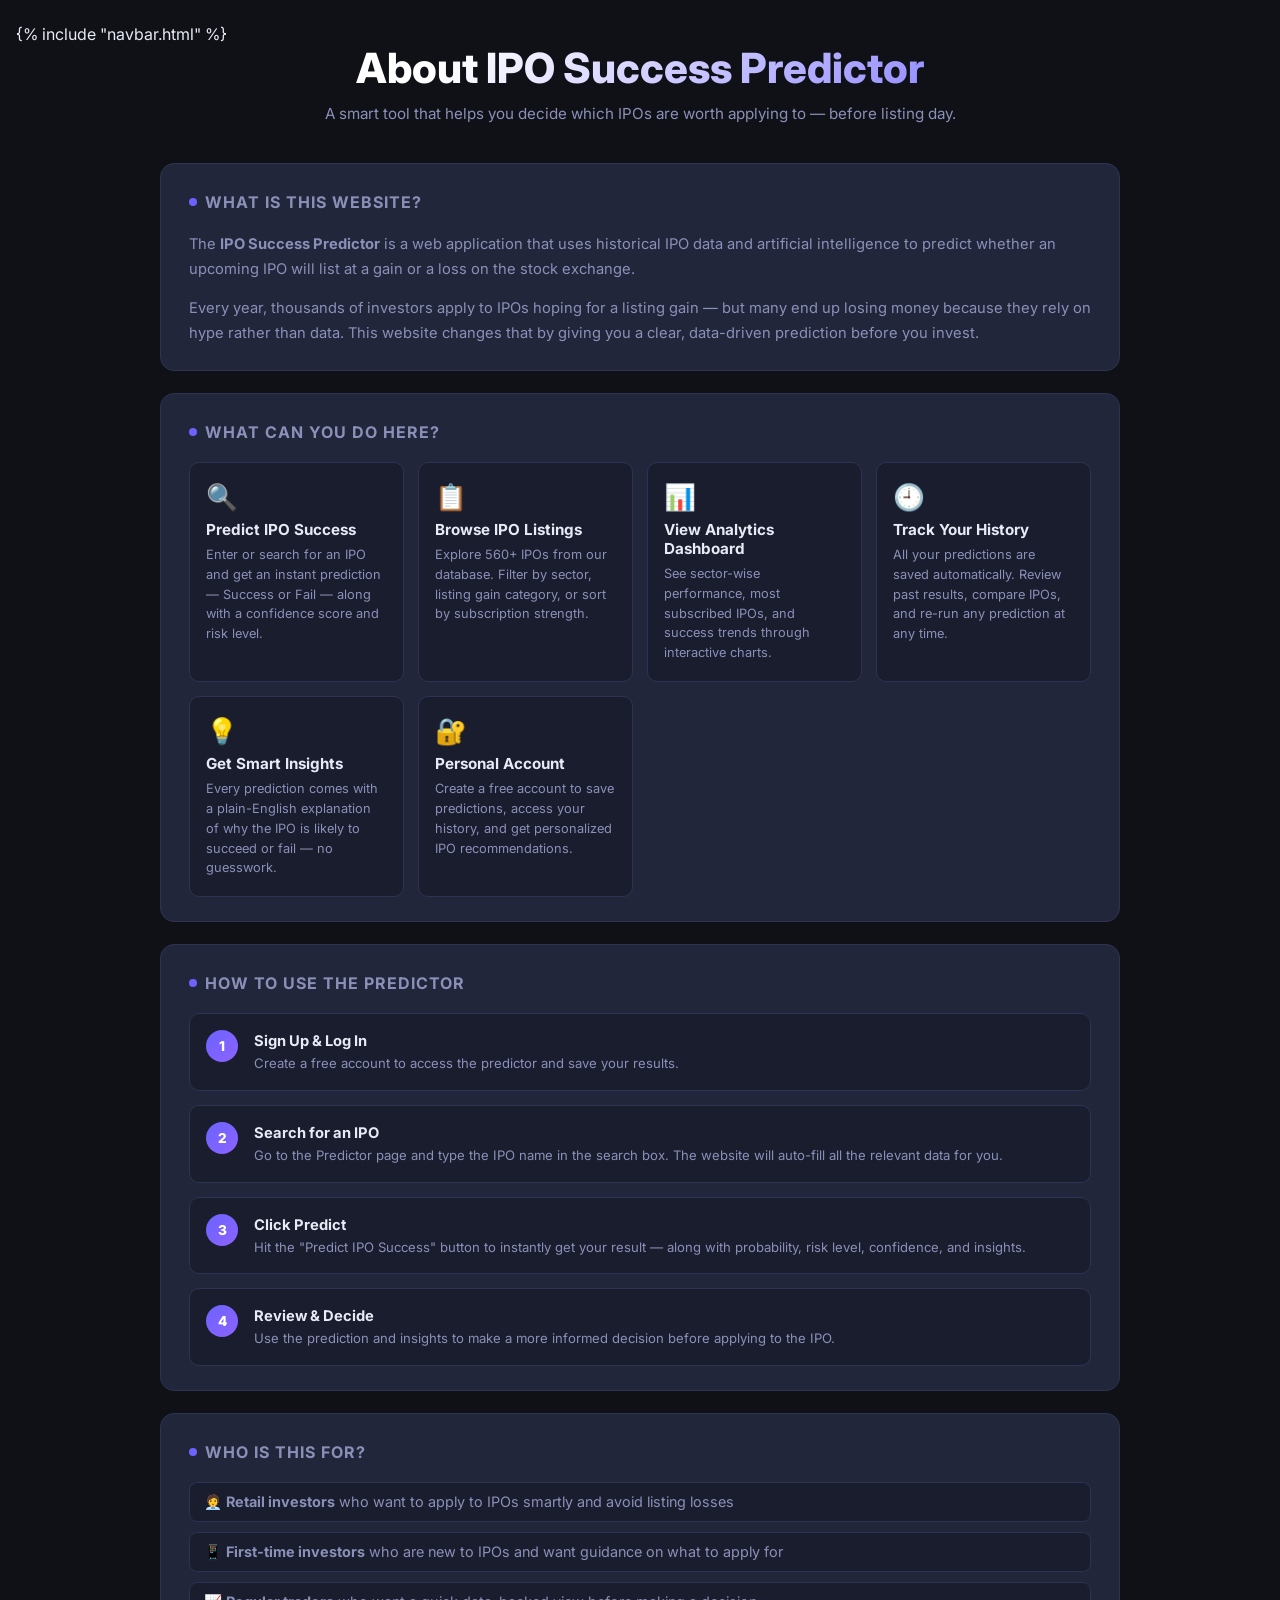
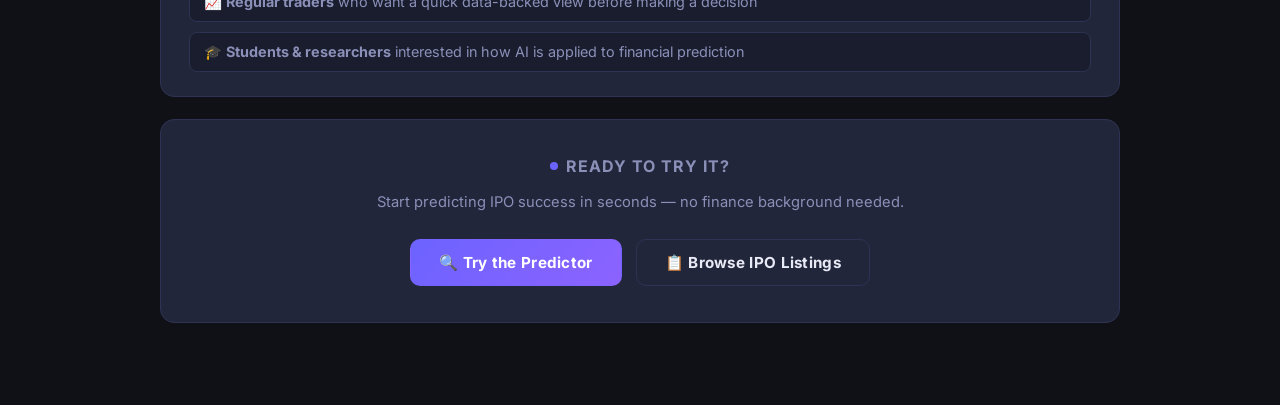
<file: templates/about.html>
<!DOCTYPE html>
<html lang="en">

<head>
  <meta charset="UTF-8" />
  <meta name="viewport" content="width=device-width,initial-scale=1.0" />
  <title>About – IPO Success Predictor</title>
  <meta name="description"
    content="Learn about the IPO Success Predictor — what it is, what it does, and how you can use it to make smarter investment decisions." />
  <link rel="preconnect" href="https://fonts.googleapis.com" />
  <link href="https://fonts.googleapis.com/css2?family=Inter:wght@400;600;700;800&display=swap" rel="stylesheet" />
  <link rel="stylesheet" href="/static/style.css" />
</head>

<body>

  {% include "navbar.html" %}

  <div class="container">
    <header>
      <h1>About IPO Success Predictor</h1>
      <p>A smart tool that helps you decide which IPOs are worth applying to — before listing day.</p>
    </header>

    <!-- What is this website -->
    <div class="card">
      <h2><span class="dot"></span>What is This Website?</h2>
      <p class="info-text">
        The <strong>IPO Success Predictor</strong> is a web application that uses historical IPO data and
        artificial intelligence to predict whether an upcoming IPO will list at a gain or a loss on the
        stock exchange.
      </p>
      <p class="info-text" style="margin-top:14px;">
        Every year, thousands of investors apply to IPOs hoping for a listing gain — but many end up
        losing money because they rely on hype rather than data. This website changes that by giving you
        a clear, data-driven prediction before you invest.
      </p>
    </div>

    <!-- What can you do -->
    <div class="card">
      <h2><span class="dot"></span>What Can You Do Here?</h2>
      <div class="info-grid">
        <div class="info-box">
          <div class="info-icon">🔍</div>
          <h3>Predict IPO Success</h3>
          <p>Enter or search for an IPO and get an instant prediction — Success or Fail — along with a confidence score
            and risk level.</p>
        </div>
        <div class="info-box">
          <div class="info-icon">📋</div>
          <h3>Browse IPO Listings</h3>
          <p>Explore 560+ IPOs from our database. Filter by sector, listing gain category, or sort by subscription
            strength.</p>
        </div>
        <div class="info-box">
          <div class="info-icon">📊</div>
          <h3>View Analytics Dashboard</h3>
          <p>See sector-wise performance, most subscribed IPOs, and success trends through interactive charts.</p>
        </div>
        <div class="info-box">
          <div class="info-icon">🕘</div>
          <h3>Track Your History</h3>
          <p>All your predictions are saved automatically. Review past results, compare IPOs, and re-run any prediction
            at any time.</p>
        </div>
        <div class="info-box">
          <div class="info-icon">💡</div>
          <h3>Get Smart Insights</h3>
          <p>Every prediction comes with a plain-English explanation of why the IPO is likely to succeed or fail — no
            guesswork.</p>
        </div>
        <div class="info-box">
          <div class="info-icon">🔐</div>
          <h3>Personal Account</h3>
          <p>Create a free account to save predictions, access your history, and get personalized IPO recommendations.
          </p>
        </div>
      </div>
    </div>

    <!-- How to use -->
    <div class="card">
      <h2><span class="dot"></span>How to Use the Predictor</h2>
      <div class="steps">
        <div class="step">
          <span class="step-num">1</span>
          <div>
            <strong>Sign Up &amp; Log In</strong>
            <p>Create a free account to access the predictor and save your results.</p>
          </div>
        </div>
        <div class="step">
          <span class="step-num">2</span>
          <div>
            <strong>Search for an IPO</strong>
            <p>Go to the Predictor page and type the IPO name in the search box. The website will auto-fill all the
              relevant data for you.</p>
          </div>
        </div>
        <div class="step">
          <span class="step-num">3</span>
          <div>
            <strong>Click Predict</strong>
            <p>Hit the "Predict IPO Success" button to instantly get your result — along with probability, risk level,
              confidence, and insights.</p>
          </div>
        </div>
        <div class="step">
          <span class="step-num">4</span>
          <div>
            <strong>Review &amp; Decide</strong>
            <p>Use the prediction and insights to make a more informed decision before applying to the IPO.</p>
          </div>
        </div>
      </div>
    </div>

    <!-- Who is this for -->
    <div class="card">
      <h2><span class="dot"></span>Who is This For?</h2>
      <ul class="info-list">
        <li>🧑‍💼 <strong>Retail investors</strong> who want to apply to IPOs smartly and avoid listing losses</li>
        <li>📱 <strong>First-time investors</strong> who are new to IPOs and want guidance on what to apply for</li>
        <li>📈 <strong>Regular traders</strong> who want a quick data-backed view before making a decision</li>
        <li>🎓 <strong>Students &amp; researchers</strong> interested in how AI is applied to financial prediction</li>
      </ul>
    </div>

    <!-- CTA -->
    <div class="card" style="text-align:center; padding:36px 28px;">
      <h2 style="justify-content:center; margin-bottom:14px;"><span class="dot"></span>Ready to Try It?</h2>
      <p class="info-text" style="margin-bottom:24px;">Start predicting IPO success in seconds — no finance background
        needed.</p>
      <div style="display:flex; gap:14px; justify-content:center; flex-wrap:wrap;">
        <a href="/predictor" class="hero-btn hero-btn-primary">🔍 Try the Predictor</a>
        <a href="/listings" class="hero-btn hero-btn-secondary">📋 Browse IPO Listings</a>
      </div>
    </div>

  </div>

  <script src="/static/script.js"></script>
</body>

</html>
</file>
<file: static/style.css>
/* ── Reset & Base ── */
*, *::before, *::after { box-sizing: border-box; margin: 0; padding: 0; }

:root {
  --bg:       #0f1117;
  --surface:  #1a1d2e;
  --card:     #22263a;
  --border:   #2e3354;
  --accent:   #6c63ff;
  --accent2:  #00d4aa;
  --danger:   #ff4d6d;
  --warning:  #ffb400;
  --text:     #e8eaf6;
  --muted:    #8b90b8;
  --radius:   14px;
}

body {
  background: var(--bg);
  color: var(--text);
  font-family: 'Inter', 'Segoe UI', sans-serif;
  min-height: 100vh;
  padding: 24px 16px 60px;
}

/* ── Layout ── */
.container {
  max-width: 960px;
  margin: 0 auto;
}

header {
  text-align: center;
  margin-bottom: 40px;
}

header .badge {
  display: inline-block;
  background: rgba(108,99,255,.18);
  color: var(--accent);
  font-size: .75rem;
  font-weight: 700;
  letter-spacing: 1.5px;
  text-transform: uppercase;
  padding: 4px 14px;
  border-radius: 20px;
  margin-bottom: 14px;
  border: 1px solid rgba(108,99,255,.35);
}

header h1 {
  font-size: clamp(1.6rem, 4vw, 2.6rem);
  font-weight: 800;
  background: linear-gradient(135deg, #fff 30%, var(--accent));
  -webkit-background-clip: text;
  -webkit-text-fill-color: transparent;
  line-height: 1.2;
}

header p {
  color: var(--muted);
  margin-top: 10px;
  font-size: .95rem;
}

/* ── Cards ── */
.card {
  background: var(--card);
  border: 1px solid var(--border);
  border-radius: var(--radius);
  padding: 28px 28px 24px;
  margin-bottom: 22px;
}

.card h2 {
  font-size: 1rem;
  font-weight: 700;
  color: var(--muted);
  text-transform: uppercase;
  letter-spacing: 1px;
  margin-bottom: 20px;
  display: flex;
  align-items: center;
  gap: 8px;
}

.card h2 span.dot {
  width: 8px; height: 8px;
  background: var(--accent);
  border-radius: 50%;
  display: inline-block;
}

/* ── Form grid ── */
.form-grid {
  display: grid;
  grid-template-columns: repeat(auto-fill, minmax(220px, 1fr));
  gap: 18px;
}

.form-group {
  display: flex;
  flex-direction: column;
  gap: 6px;
}

.form-group label {
  font-size: .78rem;
  font-weight: 600;
  color: var(--muted);
  text-transform: uppercase;
  letter-spacing: .8px;
}

.form-group input,
.form-group select {
  background: var(--surface);
  border: 1px solid var(--border);
  border-radius: 8px;
  color: var(--text);
  font-size: .95rem;
  padding: 10px 14px;
  transition: border .2s, box-shadow .2s;
  outline: none;
  width: 100%;
}

.form-group input:focus,
.form-group select:focus {
  border-color: var(--accent);
  box-shadow: 0 0 0 3px rgba(108,99,255,.2);
}

.form-group input::placeholder { color: #4a4f72; }

/* ── Button ── */
.btn-predict {
  display: block;
  width: 100%;
  margin-top: 26px;
  padding: 14px;
  background: linear-gradient(135deg, var(--accent), #8c63ff);
  color: #fff;
  font-size: 1rem;
  font-weight: 700;
  border: none;
  border-radius: 10px;
  cursor: pointer;
  letter-spacing: .5px;
  transition: opacity .2s, transform .1s;
}

.btn-predict:hover  { opacity: .9; transform: translateY(-1px); }
.btn-predict:active { transform: translateY(0); }
.btn-predict:disabled { opacity: .5; cursor: not-allowed; }

/* ── Result card ── */
#result-card { display: none; }

.result-header {
  display: flex;
  align-items: center;
  gap: 18px;
  margin-bottom: 24px;
}

.result-icon {
  width: 58px; height: 58px;
  border-radius: 50%;
  display: flex; align-items: center; justify-content: center;
  font-size: 1.8rem;
  flex-shrink: 0;
}

.result-icon.success { background: rgba(0,212,170,.15); }
.result-icon.fail    { background: rgba(255,77,109,.15); }

.result-label {
  font-size: 1.6rem;
  font-weight: 800;
}

.result-label.success { color: var(--accent2); }
.result-label.fail    { color: var(--danger); }

.result-sub { color: var(--muted); font-size: .88rem; margin-top: 2px; }

/* ── Probability bars ── */
.dual-prob-row {
  display: grid;
  grid-template-columns: 1fr 1fr;
  gap: 18px;
  margin-bottom: 22px;
}
@media (max-width:560px) { .dual-prob-row { grid-template-columns: 1fr; } }

.prob-section { margin-bottom: 0; }

.prob-header {
  display: flex; justify-content: space-between;
  align-items: baseline;
  margin-bottom: 10px;
}

.prob-title { font-size: .85rem; color: var(--muted); font-weight: 600; }

.prob-value {
  font-size: 1.6rem;
  font-weight: 800;
  background: linear-gradient(90deg, var(--accent2), var(--accent));
  -webkit-background-clip: text;
  -webkit-text-fill-color: transparent;
}

.prob-fail-val {
  background: linear-gradient(90deg, var(--danger), #ff8fa3) !important;
  -webkit-background-clip: text;
  -webkit-text-fill-color: transparent;
}

.progress-track {
  background: var(--surface);
  border-radius: 999px;
  height: 12px;
  overflow: hidden;
  border: 1px solid var(--border);
}

.progress-fill {
  height: 100%;
  border-radius: 999px;
  width: 0;
  transition: width 1.1s cubic-bezier(.4,0,.2,1);
  background: linear-gradient(90deg, var(--accent), var(--accent2));
}

.progress-fill-fail {
  height: 100%;
  border-radius: 999px;
  width: 0;
  transition: width 1.1s cubic-bezier(.4,0,.2,1);
  background: linear-gradient(90deg, var(--danger), #ff8fa3);
}

/* ── Charts result row ── */
.charts-result-row {
  display: flex;
  gap: 24px;
  margin: 24px 0;
  flex-wrap: wrap;
}
.charts-result-row > div { min-width: 0; }

/* ── Score + Risk ── */
.score-risk-row {
  display: grid; grid-template-columns: 1fr 1fr;
  gap: 14px; margin-bottom: 22px;
}
.score-risk-row.three-col { grid-template-columns: 1fr 1fr 1fr; }
@media (max-width: 560px) {
  .score-risk-row { grid-template-columns: 1fr; }
  .score-risk-row.three-col { grid-template-columns: 1fr 1fr; }
}

.score-box, .risk-box {
  background: var(--surface); border: 1px solid var(--border);
  border-radius: 10px; padding: 18px 20px;
  display: flex; flex-direction: column; gap: 4px;
}

.score-label, .risk-label {
  font-size: .72rem; color: var(--muted);
  text-transform: uppercase; letter-spacing: .8px;
}

.score-value {
  font-size: 2.2rem; font-weight: 800;
  background: linear-gradient(90deg, var(--accent2), var(--accent));
  -webkit-background-clip: text; -webkit-text-fill-color: transparent;
}

.score-sub { font-size: .75rem; color: var(--muted); }

.conf-badge {
  display: inline-block; padding: 4px 14px;
  border-radius: 20px; font-size: .82rem; font-weight: 700;
  margin-top: 4px; width: fit-content;
  background: rgba(108,99,255,.15); color: var(--accent);
  border: 1px solid rgba(108,99,255,.4);
}

.risk-badge {
  display: inline-block; padding: 4px 14px;
  border-radius: 20px; font-size: .82rem; font-weight: 700;
  margin-top: 4px; width: fit-content;
}

.risk-badge.low    { background: rgba(0,212,170,.15);  color: var(--accent2); border: 1px solid rgba(0,212,170,.4); }
.risk-badge.medium { background: rgba(255,180,0,.15);  color: #ffb400;        border: 1px solid rgba(255,180,0,.4); }
.risk-badge.high   { background: rgba(255,77,109,.15); color: var(--danger);  border: 1px solid rgba(255,77,109,.4); }

.risk-desc { font-size: .78rem; color: var(--muted); margin-top: 4px; }

/* ── Recommendation bar ── */
.recommendation-bar {
  display: flex; align-items: center; gap: 14px;
  background: rgba(108,99,255,.08);
  border: 1px solid rgba(108,99,255,.25);
  border-radius: 10px; padding: 14px 18px;
  margin-bottom: 22px;
}
.rec-icon { font-size: 1.4rem; flex-shrink: 0; }
.rec-text { font-size: .9rem; font-weight: 600; color: var(--text); }

/* ── Action Buttons ── */
.action-btns {
  display: flex; flex-wrap: wrap; gap: 12px; margin-top: 22px;
}

.btn-action {
  padding: 10px 20px; border-radius: 9px;
  font-size: .88rem; font-weight: 700;
  cursor: pointer; border: none;
  text-decoration: none; display: inline-block;
  transition: opacity .2s, transform .1s;
}
.btn-action:hover { opacity: .88; transform: translateY(-1px); }

.btn-action-primary {
  background: linear-gradient(135deg, var(--accent), #8c63ff);
  color: #fff;
}
.btn-action-sec {
  background: var(--surface);
  border: 1px solid var(--border);
  color: var(--text);
}

/* ── Chart ── */
#chart-wrap {
  position: relative;
  height: 240px;
}

/* ── Error toast ── */
#error-msg {
  display: none;
  background: rgba(255,77,109,.12);
  border: 1px solid rgba(255,77,109,.4);
  color: var(--danger);
  padding: 12px 16px;
  border-radius: 8px;
  font-size: .88rem;
  margin-top: 14px;
}

/* ── Loader ── */
.loader {
  display: inline-block;
  width: 18px; height: 18px;
  border: 3px solid rgba(255,255,255,.3);
  border-top-color: #fff;
  border-radius: 50%;
  animation: spin .7s linear infinite;
  vertical-align: middle;
  margin-right: 8px;
}

.listings-loading {
  display: flex; align-items: center; justify-content: center;
  gap: 10px; padding: 40px 0; color: var(--muted);
}

@keyframes spin { to { transform: rotate(360deg); } }

/* ── Navbar ── */
.navbar {
  background: var(--surface);
  border-bottom: 1px solid var(--border);
  position: sticky; top: 0; z-index: 100;
}

.nav-inner {
  max-width: 1100px; margin: 0 auto;
  display: flex; align-items: center;
  justify-content: space-between;
  padding: 0 20px; height: 58px;
}

.nav-logo {
  font-weight: 800; font-size: 1.05rem;
  background: linear-gradient(90deg, #fff 30%, var(--accent));
  -webkit-background-clip: text;
  -webkit-text-fill-color: transparent;
  text-decoration: none;
  white-space: nowrap;
}

.nav-links {
  display: flex; align-items: center;
  list-style: none; gap: 2px;
}

.nav-link {
  color: var(--muted); text-decoration: none;
  padding: 6px 10px; border-radius: 7px;
  font-size: .82rem; font-weight: 600;
  transition: color .2s, background .2s;
}

.nav-link:hover, .nav-link.active {
  color: var(--text);
  background: rgba(108,99,255,.14);
}
.nav-link.active { color: var(--accent); }

.nav-btn {
  background: var(--accent); color: #fff;
  text-decoration: none; padding: 7px 16px;
  border-radius: 8px; font-size: .85rem; font-weight: 700;
  transition: opacity .2s;
}
.nav-btn:hover { opacity: .85; }

.nav-btn-out {
  background: transparent;
  border: 1px solid var(--border);
  color: var(--muted);
}
.nav-btn-out:hover { border-color: var(--danger); color: var(--danger); }

.nav-user {
  list-style: none; font-size: .82rem;
  color: var(--accent2); font-weight: 600;
  padding: 0 6px;
}

.nav-toggle {
  display: none; background: none; border: none;
  color: var(--text); font-size: 1.4rem; cursor: pointer;
}

@media (max-width: 800px) {
  .nav-toggle { display: block; }
  .nav-links {
    display: none; flex-direction: column;
    position: absolute; top: 58px; left: 0; right: 0;
    background: var(--surface); border-bottom: 1px solid var(--border);
    padding: 12px 20px 18px; gap: 6px; z-index: 200;
  }
  .nav-links.open { display: flex; }
  .nav-links li { width: 100%; }
  .nav-btn { display: block; text-align: center; }
}

/* ── Flash messages ── */
.flash {
  max-width: 1100px; margin: 10px auto; padding: 11px 18px;
  border-radius: 8px; font-size: .88rem; font-weight: 600;
}
.flash-success { background:rgba(0,212,170,.12); border:1px solid rgba(0,212,170,.4); color:var(--accent2); }
.flash-error   { background:rgba(255,77,109,.12); border:1px solid rgba(255,77,109,.4); color:var(--danger); }
.flash-warning { background:rgba(255,180,0,.12);  border:1px solid rgba(255,180,0,.4);  color:#ffb400; }
.flash-info    { background:rgba(108,99,255,.12); border:1px solid rgba(108,99,255,.4); color:var(--accent); }

/* ── Auth pages ── */
.auth-wrap {
  display: flex; align-items: center; justify-content: center;
  min-height: calc(100vh - 58px); padding: 24px 16px;
}

.auth-card {
  background: var(--card); border: 1px solid var(--border);
  border-radius: var(--radius); padding: 36px 32px;
  width: 100%; max-width: 440px;
  box-shadow: 0 12px 40px rgba(0,0,0,.5);
}

.auth-logo  { font-size: 2.4rem; text-align: center; margin-bottom: 8px; }
.auth-title { text-align: center; font-size: 1.4rem; font-weight: 800; margin-bottom: 4px; }
.auth-sub   { text-align: center; color: var(--muted); font-size: .88rem; margin-bottom: 24px; }

.auth-footer {
  text-align: center; margin-top: 20px;
  font-size: .85rem; color: var(--muted);
}
.auth-footer a { color: var(--accent); text-decoration: none; font-weight: 600; }

/* ── Home page extras ── */
.btn-outline {
  padding: 12px 28px; border: 1.5px solid var(--border);
  color: var(--text); border-radius: 10px;
  font-size: .95rem; font-weight: 600;
  transition: border-color .2s, color .2s;
  background: transparent;
}
.btn-outline:hover { border-color: var(--accent); color: var(--accent); }

/* ── Hero CTA buttons (all three consistent) ── */
.hero-btn {
  display: inline-block;
  text-decoration: none;
  padding: 13px 28px;
  border-radius: 10px;
  font-size: .95rem;
  font-weight: 700;
  letter-spacing: .3px;
  transition: opacity .2s, transform .15s;
  white-space: nowrap;
  cursor: pointer;
}
.hero-btn:hover  { opacity: .88; transform: translateY(-2px); }
.hero-btn:active { transform: translateY(0); }

.hero-btn-primary {
  background: linear-gradient(135deg, var(--accent), #8c63ff);
  color: #fff;
  border: 1.5px solid transparent;
}

.hero-btn-secondary {
  background: var(--card);
  color: var(--text);
  border: 1.5px solid var(--border);
}
.hero-btn-secondary:hover { border-color: var(--accent); color: var(--accent); opacity: 1; }

.info-text { color: var(--muted); line-height: 1.7; font-size: .92rem; }

.info-grid {
  display: grid;
  grid-template-columns: repeat(auto-fill, minmax(210px,1fr));
  gap: 14px; margin-top: 20px;
}

.info-box {
  background: var(--surface); border: 1px solid var(--border);
  border-radius: 10px; padding: 18px 16px;
  transition: border-color .2s;
}
.info-box:hover { border-color: var(--accent); }
.info-box .info-icon { font-size: 1.6rem; margin-bottom: 8px; }
.info-box h3 { font-size: .95rem; font-weight: 700; margin-bottom: 6px; }
.info-box p  { font-size: .8rem; color: var(--muted); line-height: 1.55; }

.info-list {
  list-style: none; margin-top: 14px;
  display: flex; flex-direction: column; gap: 10px;
}
.info-list li {
  font-size: .9rem; color: var(--muted);
  padding: 10px 14px; background: var(--surface);
  border-radius: 8px; border: 1px solid var(--border);
}

.overview-grid {
  display: grid; grid-template-columns: repeat(auto-fill, minmax(160px,1fr));
  gap: 12px; margin-top: 8px;
}
.overview-item {
  background: var(--surface); border: 1px solid var(--border);
  border-radius: 10px; padding: 14px 16px;
  display: flex; flex-direction: column; gap: 4px;
}
.ov-label { font-size: .72rem; color: var(--muted); text-transform: uppercase; letter-spacing: .8px; }
.ov-value { font-size: 1rem; font-weight: 700; color: var(--accent2); }

/* ── Smart Insights ── */
.insights-card {
  background: rgba(108,99,255,.07);
  border: 1px solid rgba(108,99,255,.25);
  border-radius: 10px; padding: 18px 20px;
  margin-bottom: 24px;
}

.insights-title {
  font-size: .92rem; font-weight: 700; margin-bottom: 12px;
  color: var(--accent);
}

.insights-list {
  list-style: none; display: flex; flex-direction: column; gap: 8px;
}

.insights-list li {
  font-size: .86rem; color: var(--muted);
  padding: 8px 12px; background: var(--surface);
  border-radius: 7px; line-height: 1.5;
}
.insights-list li.ins-positive { border-left: 3px solid var(--accent2); }
.insights-list li.ins-negative { border-left: 3px solid var(--danger); }
.insights-list li.ins-neutral  { border-left: 3px solid var(--warning); }

/* ── Stat strip ── */
.stat-strip {
  display: grid; grid-template-columns: repeat(4, 1fr);
  gap: 12px; margin-bottom: 22px;
}
@media (max-width: 560px) { .stat-strip { grid-template-columns: repeat(2,1fr); } }

.stat-item {
  background: var(--card); border: 1px solid var(--border);
  border-radius: 10px; padding: 16px 18px;
  display: flex; flex-direction: column; gap: 4px;
}
.stat-val { font-size: 1.6rem; font-weight: 800; color: var(--accent2); }
.stat-lbl { font-size: .72rem; color: var(--muted); text-transform: uppercase; letter-spacing: .7px; }

/* ── About page ── */
.tech-grid {
  display: grid; grid-template-columns: repeat(auto-fill, minmax(170px,1fr));
  gap: 12px; margin-top: 16px;
}
.tech-item {
  background: var(--surface); border: 1px solid var(--border);
  border-radius: 10px; padding: 16px;
  display: flex; flex-direction: column; gap: 4px;
}
.tech-icon { font-size: 1.6rem; }
.tech-name { font-size: .95rem; font-weight: 700; }
.tech-desc { font-size: .78rem; color: var(--muted); }

.steps { display: flex; flex-direction: column; gap: 14px; margin-top: 8px; }
.step {
  display: flex; gap: 16px; align-items: flex-start;
  background: var(--surface); border: 1px solid var(--border);
  border-radius: 10px; padding: 16px;
}
.step-num {
  width: 32px; height: 32px; flex-shrink: 0;
  background: linear-gradient(135deg, var(--accent), #8c63ff);
  border-radius: 50%; display: flex; align-items: center; justify-content: center;
  font-size: .85rem; font-weight: 800; color: #fff;
}
.step strong { font-size: .92rem; }
.step p { font-size: .82rem; color: var(--muted); margin-top: 4px; line-height: 1.5; }

.coef-list { display: flex; flex-direction: column; gap: 10px; }
.coef-item {
  display: grid; grid-template-columns: 160px 1fr 60px;
  align-items: center; gap: 12px;
}
.coef-name { font-size: .84rem; color: var(--muted); }
.coef-bar-wrap {
  background: var(--surface); border-radius: 99px;
  height: 8px; overflow: hidden; border: 1px solid var(--border);
}
.coef-bar { height: 100%; border-radius: 99px; }
.coef-pos { background: linear-gradient(90deg, var(--accent), var(--accent2)); }
.coef-neg { background: linear-gradient(90deg, var(--danger), #ff8fa3); }
.coef-val { font-size: .82rem; font-weight: 700; color: var(--text); text-align: right; }

/* ── Footer ── */
.footer {
  text-align: center; padding: 20px;
  font-size: .78rem; color: var(--muted);
  border-top: 1px solid var(--border);
  margin-top: 20px;
}

/* ═══════════════════════════════════════════════════════════
   NEW PAGE STYLES
   ═══════════════════════════════════════════════════════════ */

/* ── Home page IPO cards ── */
.ipo-card-grid {
  display: grid;
  grid-template-columns: repeat(auto-fill, minmax(240px,1fr));
  gap: 14px;
}

.ipo-mini-card {
  background: var(--surface);
  border: 1px solid var(--border);
  border-radius: 10px;
  padding: 16px;
  display: flex; flex-direction: column; gap: 8px;
  transition: border-color .2s, transform .15s;
}
.ipo-mini-card:hover { border-color: var(--accent); transform: translateY(-2px); }

.ipo-mini-header {
  display: flex; justify-content: space-between; align-items: flex-start;
}
.ipo-mini-name {
  font-size: .92rem; font-weight: 700; color: var(--text);
  flex: 1; margin-right: 8px;
}
.prob-badge {
  font-size: .75rem; font-weight: 800; padding: 3px 9px;
  border-radius: 20px; white-space: nowrap;
}
.prob-badge.prob-high { background:rgba(0,212,170,.15); color:var(--accent2); border:1px solid rgba(0,212,170,.4); }
.prob-badge.prob-mid  { background:rgba(255,180,0,.15); color:#ffb400; border:1px solid rgba(255,180,0,.4); }
.prob-badge.prob-low  { background:rgba(255,77,109,.15); color:var(--danger); border:1px solid rgba(255,77,109,.4); }

.ipo-mini-meta {
  display: flex; justify-content: space-between;
  font-size: .78rem; color: var(--muted);
}
.ipo-mini-sub {
  display: flex; justify-content: space-between; align-items: center;
  font-size: .78rem;
}
.sub-highlight { color: var(--accent2); font-weight: 700; }
.lgc-tag {
  font-size: .72rem; background: rgba(108,99,255,.12);
  color: var(--accent); padding: 2px 7px; border-radius: 5px;
}
.ipo-mini-btn {
  display: block; text-align: center; margin-top: 4px;
  background: rgba(108,99,255,.12); color: var(--accent);
  border: 1px solid rgba(108,99,255,.25); border-radius: 7px;
  padding: 7px; font-size: .8rem; font-weight: 600;
  text-decoration: none; transition: background .2s;
}
.ipo-mini-btn:hover { background: rgba(108,99,255,.25); }

/* ── Recent table (home) ── */
.recent-table-wrap { overflow-x: auto; }
.recent-table {
  width: 100%; border-collapse: collapse; font-size: .84rem;
}
.recent-table th {
  text-align: left; padding: 10px 12px;
  font-size: .72rem; color: var(--muted);
  text-transform: uppercase; letter-spacing: .7px;
  border-bottom: 1px solid var(--border);
}
.recent-table td {
  padding: 11px 12px;
  border-bottom: 1px solid rgba(46,51,84,.5);
  vertical-align: middle;
}
.recent-table tr:hover td { background: rgba(108,99,255,.05); }

.sector-tag {
  background: rgba(108,99,255,.1); color: var(--accent);
  padding: 2px 8px; border-radius: 5px; font-size: .75rem; font-weight: 600;
}
.lgc-inline {
  font-size: .75rem; color: var(--muted);
}
.pred-success { color: var(--accent2); font-weight: 700; font-size: .82rem; }
.pred-fail    { color: var(--danger);  font-weight: 700; font-size: .82rem; }

/* ── IPO Search / Predictor ── */
.ipo-search-wrap {
  display: flex; gap: 16px; flex-wrap: wrap;
}
.ipo-search-wrap .form-group:first-child { flex: 1; }

.ipo-suggestions {
  position: absolute; top: 100%; left: 0; right: 0; z-index: 50;
  background: var(--card); border: 1px solid var(--border);
  border-radius: 8px; margin-top: 4px;
  max-height: 240px; overflow-y: auto;
  display: none;
  box-shadow: 0 8px 24px rgba(0,0,0,.4);
}
.ipo-suggestions.open { display: block; }

.suggestion-item {
  padding: 10px 14px; cursor: pointer;
  display: flex; justify-content: space-between;
  align-items: center; transition: background .15s;
  font-size: .88rem;
}
.suggestion-item:hover { background: rgba(108,99,255,.12); }
.sug-name { font-weight: 600; }
.sug-meta { font-size: .75rem; color: var(--muted); }

.autofill-msg {
  padding: 10px 14px; border-radius: 8px;
  font-size: .84rem; font-weight: 600; margin-top: 10px;
}
.autofill-msg.filled { background:rgba(0,212,170,.1); border:1px solid rgba(0,212,170,.3); color:var(--accent2); }
.autofill-msg.not-found { background:rgba(255,180,0,.1); border:1px solid rgba(255,180,0,.3); color:#ffb400; }

/* ── Listings page ── */
.filter-bar-card { padding: 20px 24px; }
.filter-bar {
  display: flex; gap: 12px; flex-wrap: wrap; align-items: center;
}
.filter-search-wrap { flex: 1; min-width: 200px; }
.filter-search-input {
  width: 100%;
  background: var(--surface); border: 1px solid var(--border);
  border-radius: 8px; color: var(--text);
  font-size: .9rem; padding: 10px 14px;
  outline: none; transition: border .2s;
}
.filter-search-input:focus { border-color: var(--accent); }
.filter-search-input::placeholder { color: #4a4f72; }

.filter-select {
  background: var(--surface); border: 1px solid var(--border);
  border-radius: 8px; color: var(--text);
  font-size: .84rem; padding: 10px 12px;
  outline: none; cursor: pointer; min-width: 150px;
}
.filter-select:focus { border-color: var(--accent); }

.listings-meta {
  font-size: .82rem; color: var(--muted); margin-bottom: 14px;
}

.listings-grid {
  display: grid;
  grid-template-columns: repeat(auto-fill, minmax(280px,1fr));
  gap: 16px;
  margin-bottom: 24px;
}

.listing-card {
  background: var(--card); border: 1px solid var(--border);
  border-radius: var(--radius); padding: 20px;
  display: flex; flex-direction: column; gap: 10px;
  transition: border-color .2s, transform .15s;
}
.listing-card:hover { border-color: var(--accent); transform: translateY(-2px); }

.lc-header {
  display: flex; justify-content: space-between; align-items: flex-start;
}
.lc-name { font-size: .98rem; font-weight: 700; flex: 1; margin-right: 8px; }
.lc-sector { font-size: .72rem; color: var(--muted); margin-top: 2px; }

.lc-price-row {
  display: flex; justify-content: space-between;
  font-size: .82rem; color: var(--muted);
}
.lc-price { font-size: 1rem; font-weight: 700; color: var(--text); }

.lc-sub-row {
  display: grid; grid-template-columns: repeat(3,1fr); gap: 6px;
}
.lc-sub-item {
  background: var(--surface); border-radius: 6px;
  padding: 6px 8px; text-align: center;
}
.lc-sub-label { font-size: .65rem; color: var(--muted); text-transform: uppercase; }
.lc-sub-val   { font-size: .82rem; font-weight: 700; color: var(--accent2); }

.lc-lgc {
  font-size: .75rem; color: var(--muted);
  background: var(--surface); border-radius: 6px;
  padding: 5px 10px; display: inline-block;
}

.lc-pred { font-size: .78rem; font-weight: 700; }
.lc-pred.success { color: var(--accent2); }
.lc-pred.fail    { color: var(--danger); }

.lc-actions {
  display: flex; gap: 8px; margin-top: 4px;
}
.lc-btn {
  flex: 1; text-align: center; padding: 7px;
  border-radius: 7px; font-size: .76rem; font-weight: 700;
  cursor: pointer; border: none; transition: opacity .2s;
  text-decoration: none; display: inline-block;
}
.lc-btn-primary {
  background: rgba(108,99,255,.15); color: var(--accent);
  border: 1px solid rgba(108,99,255,.3);
}
.lc-btn-sec {
  background: var(--surface); color: var(--muted);
  border: 1px solid var(--border);
}
.lc-btn:hover { opacity: .8; }

/* ── Pagination ── */
.pagination {
  display: flex; justify-content: center; gap: 6px;
  flex-wrap: wrap; margin-bottom: 20px;
}
.page-btn {
  padding: 7px 13px; border-radius: 7px;
  background: var(--card); border: 1px solid var(--border);
  color: var(--muted); font-size: .82rem; font-weight: 600;
  cursor: pointer; transition: all .2s;
}
.page-btn:hover { border-color: var(--accent); color: var(--accent); }
.page-btn.active { background: var(--accent); color: #fff; border-color: var(--accent); }
.page-btn:disabled { opacity: .4; cursor: default; }

/* ── Modal ── */
.modal-overlay {
  display: none; position: fixed; inset: 0; z-index: 300;
  background: rgba(0,0,0,.7); backdrop-filter: blur(4px);
  align-items: center; justify-content: center;
  padding: 20px;
}
.modal-overlay.open { display: flex; }
.modal-box {
  background: var(--card); border: 1px solid var(--border);
  border-radius: var(--radius); padding: 32px;
  width: 100%; max-width: 600px; position: relative;
  max-height: 90vh; overflow-y: auto;
  box-shadow: 0 20px 60px rgba(0,0,0,.6);
  animation: modalIn .25s ease;
}
@keyframes modalIn {
  from { opacity:0; transform:translateY(-20px); }
  to   { opacity:1; transform:translateY(0); }
}
.modal-close {
  position: absolute; top: 16px; right: 18px;
  background: none; border: none; color: var(--muted);
  font-size: 1.5rem; cursor: pointer; line-height: 1;
  transition: color .2s;
}
.modal-close:hover { color: var(--danger); }

.modal-title { font-size: 1.2rem; font-weight: 800; margin-bottom: 20px; }
.modal-grid {
  display: grid; grid-template-columns: 1fr 1fr;
  gap: 14px; margin-bottom: 20px;
}
.modal-field {
  background: var(--surface); border-radius: 8px;
  padding: 12px 14px; display: flex; flex-direction: column; gap: 3px;
}
.modal-field-label { font-size: .7rem; color: var(--muted); text-transform: uppercase; letter-spacing: .7px; }
.modal-field-val   { font-size: .95rem; font-weight: 700; }

/* ── Dashboard layouts ── */
.dash-row-2 {
  display: flex; gap: 18px; margin-bottom: 0; flex-wrap: wrap;
}
.dash-row-2 > .card { flex: 1; min-width: 260px; }

.dash-row-3 {
  display: flex; gap: 18px; margin-bottom: 0; flex-wrap: wrap;
}
.dash-row-3 > .card { flex: 1; min-width: 200px; }

.dash-chart-card { margin-bottom: 22px; }

/* ── Trends / Timeline ── */
.timeline-lifecycle {
  display: flex; align-items: center;
  overflow-x: auto; gap: 0;
  padding: 10px 0;
}
.timeline-stage {
  flex: 1; min-width: 140px;
  display: flex; flex-direction: column; align-items: center; gap: 6px;
  text-align: center; padding: 0 10px;
}
.tl-icon { font-size: 2rem; }
.tl-stage-name { font-size: .88rem; font-weight: 700; }
.tl-desc { font-size: .74rem; color: var(--muted); line-height: 1.5; }
.tl-day { font-size: .72rem; background: rgba(108,99,255,.15); color: var(--accent);
           padding: 2px 8px; border-radius: 20px; margin-top: 4px; font-weight: 700; }
.timeline-connector {
  width: 40px; min-width: 40px; height: 2px;
  background: linear-gradient(90deg, var(--accent), var(--accent2));
  margin-bottom: 40px; flex-shrink: 0;
}
@media (max-width:600px) {
  .timeline-lifecycle { flex-direction: column; }
  .timeline-connector { width: 2px; height: 30px; margin: 0 0 0 0; margin-bottom: 0; }
}

.timeline-cards {
  display: flex; flex-direction: column; gap: 14px;
}
.timeline-card {
  background: var(--surface); border: 1px solid var(--border);
  border-radius: 10px; padding: 16px 20px;
  display: flex; flex-wrap: wrap; gap: 16px;
  align-items: center;
  transition: border-color .2s;
}
.timeline-card:hover { border-color: var(--accent); }
.tc-name { font-size: .95rem; font-weight: 700; flex: 1; min-width: 150px; }
.tc-meta { display: flex; gap: 10px; flex-wrap: wrap; }
.tc-date { font-size: .76rem; background: var(--card); border-radius: 6px;
           padding: 4px 10px; color: var(--muted); border: 1px solid var(--border); }
.tc-label { font-size: .65rem; color: var(--muted); display: block; }
.tc-date-val { font-size: .78rem; font-weight: 700; color: var(--text); }

/* ── Prediction History ── */
.history-table {
  width: 100%; border-collapse: collapse; font-size: .84rem;
}
.history-table th {
  text-align: left; padding: 10px 12px;
  font-size: .7rem; color: var(--muted);
  text-transform: uppercase; letter-spacing: .7px;
  border-bottom: 1px solid var(--border);
  white-space: nowrap;
}
.history-table td {
  padding: 11px 12px;
  border-bottom: 1px solid rgba(46,51,84,.5);
  vertical-align: middle;
}
.history-table tr:hover td { background: rgba(108,99,255,.05); }
.history-table .pred-success { color: var(--accent2); font-weight: 700; }
.history-table .pred-fail    { color: var(--danger);  font-weight: 700; }

.h-action-btn {
  padding: 5px 10px; border-radius: 6px; font-size: .74rem; font-weight: 700;
  cursor: pointer; border: none; margin-right: 4px;
  transition: opacity .2s;
}
.h-action-btn:hover { opacity: .75; }
.h-btn-repred { background: rgba(108,99,255,.15); color: var(--accent); border: 1px solid rgba(108,99,255,.3); }
.h-btn-delete { background: rgba(255,77,109,.12); color: var(--danger); border: 1px solid rgba(255,77,109,.3); }

/* ── Responsive ── */
@media (max-width: 520px) {
  .card { padding: 20px 16px; }
  .form-grid { grid-template-columns: 1fr 1fr; }
  .modal-grid { grid-template-columns: 1fr; }
}
</file>
